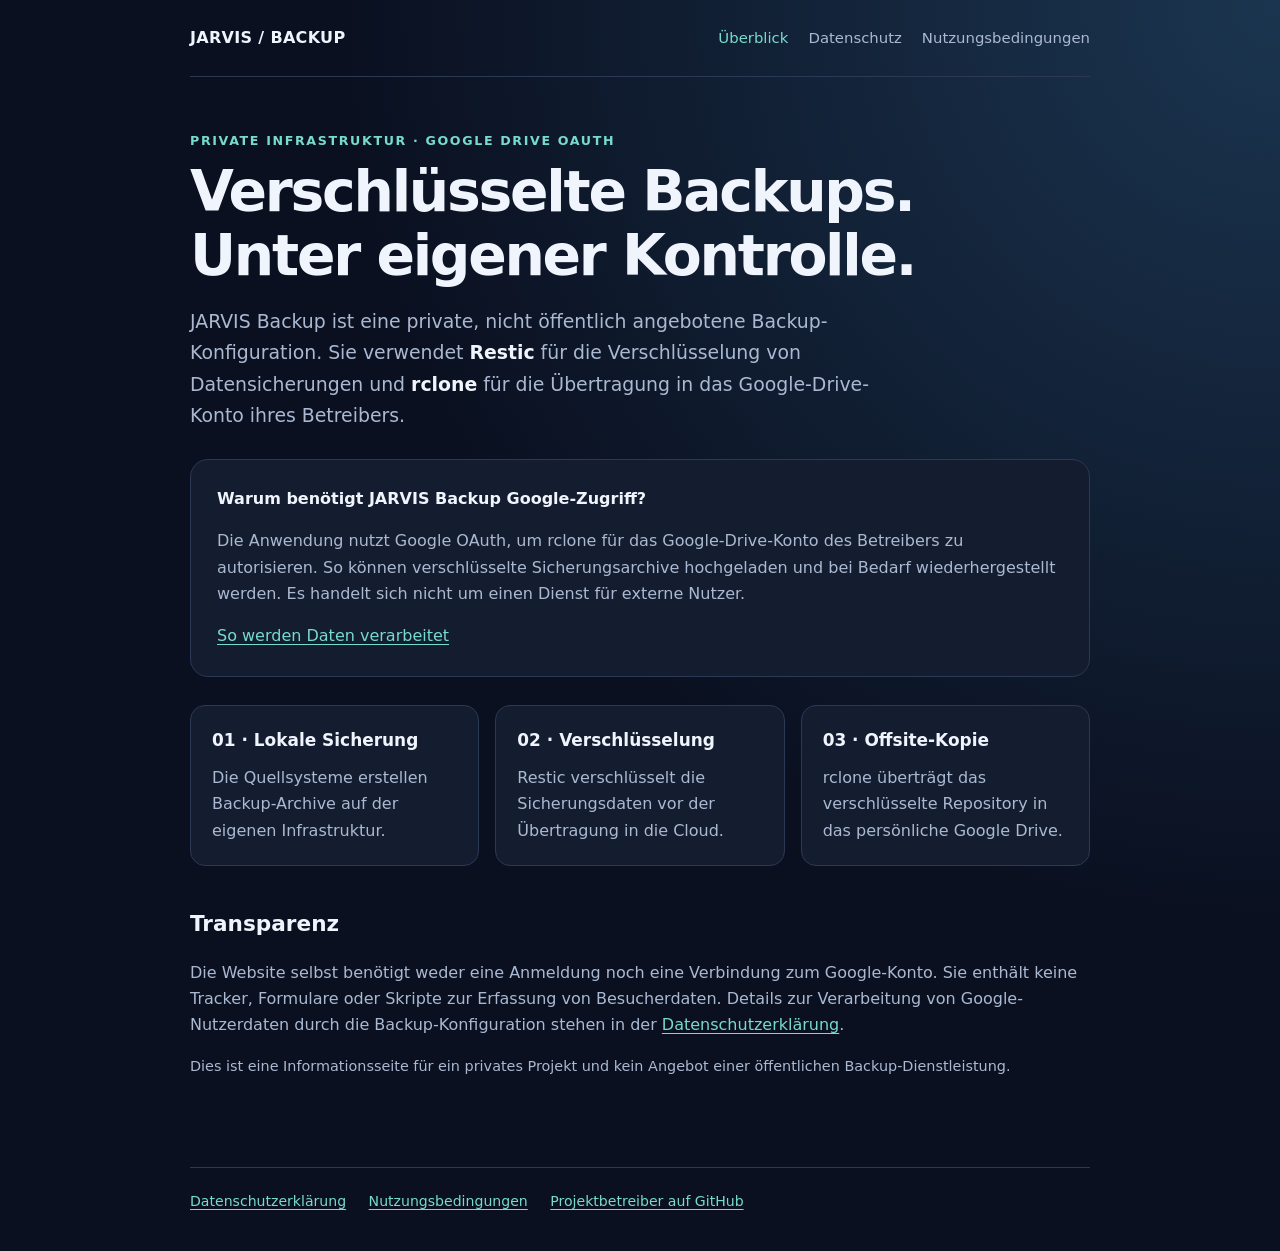
<file: index.html>
<!doctype html>
<html lang="de">
<head>
  <meta name="google-site-verification" content="4R3refp73PmC4zCyW1vxFe6-i9VApJS_iyUVW1NSHqk" />
  <meta charset="utf-8">
  <meta name="viewport" content="width=device-width,initial-scale=1">
  <meta name="description" content="JARVIS Backup: privates, verschlüsseltes Offsite-Backup mit Restic, rclone und Google Drive.">
  <title>JARVIS Backup – Private verschlüsselte Datensicherung</title>
  <link rel="stylesheet" href="style.css">
</head>
<body>
  <div class="wrap">
    <nav aria-label="Hauptnavigation">
      <a class="brand" href="./">JARVIS / BACKUP</a>
      <div class="links">
        <a href="./" aria-current="page">Überblick</a>
        <a href="privacy.html">Datenschutz</a>
        <a href="terms.html">Nutzungsbedingungen</a>
      </div>
    </nav>
    <main>
      <div class="eyebrow">Private Infrastruktur · Google Drive OAuth</div>
      <h1>Verschlüsselte Backups. Unter eigener Kontrolle.</h1>
      <p class="lead">JARVIS Backup ist eine private, nicht öffentlich angebotene Backup-Konfiguration. Sie verwendet <strong>Restic</strong> für die Verschlüsselung von Datensicherungen und <strong>rclone</strong> für die Übertragung in das Google-Drive-Konto ihres Betreibers.</p>
      <div class="panel">
        <strong>Warum benötigt JARVIS Backup Google-Zugriff?</strong>
        <p>Die Anwendung nutzt Google OAuth, um rclone für das Google-Drive-Konto des Betreibers zu autorisieren. So können verschlüsselte Sicherungsarchive hochgeladen und bei Bedarf wiederhergestellt werden. Es handelt sich nicht um einen Dienst für externe Nutzer.</p>
        <a href="privacy.html">So werden Daten verarbeitet</a>
      </div>
      <div class="grid">
        <section class="tile">
          <h2>01 · Lokale Sicherung</h2>
          <p>Die Quellsysteme erstellen Backup-Archive auf der eigenen Infrastruktur.</p>
        </section>
        <section class="tile">
          <h2>02 · Verschlüsselung</h2>
          <p>Restic verschlüsselt die Sicherungsdaten vor der Übertragung in die Cloud.</p>
        </section>
        <section class="tile">
          <h2>03 · Offsite-Kopie</h2>
          <p>rclone überträgt das verschlüsselte Repository in das persönliche Google Drive.</p>
        </section>
      </div>
      <h2>Transparenz</h2>
      <p>Die Website selbst benötigt weder eine Anmeldung noch eine Verbindung zum Google-Konto. Sie enthält keine Tracker, Formulare oder Skripte zur Erfassung von Besucherdaten. Details zur Verarbeitung von Google-Nutzerdaten durch die Backup-Konfiguration stehen in der <a href="privacy.html">Datenschutzerklärung</a>.</p>
      <p class="small">Dies ist eine Informationsseite für ein privates Projekt und kein Angebot einer öffentlichen Backup-Dienstleistung.</p>
    </main>
    <footer>
      <a href="privacy.html">Datenschutzerklärung</a>
      <a href="terms.html">Nutzungsbedingungen</a>
      <a href="https://github.com/FernGro">Projektbetreiber auf GitHub</a>
    </footer>
  </div>
</body>
</html>
</file>
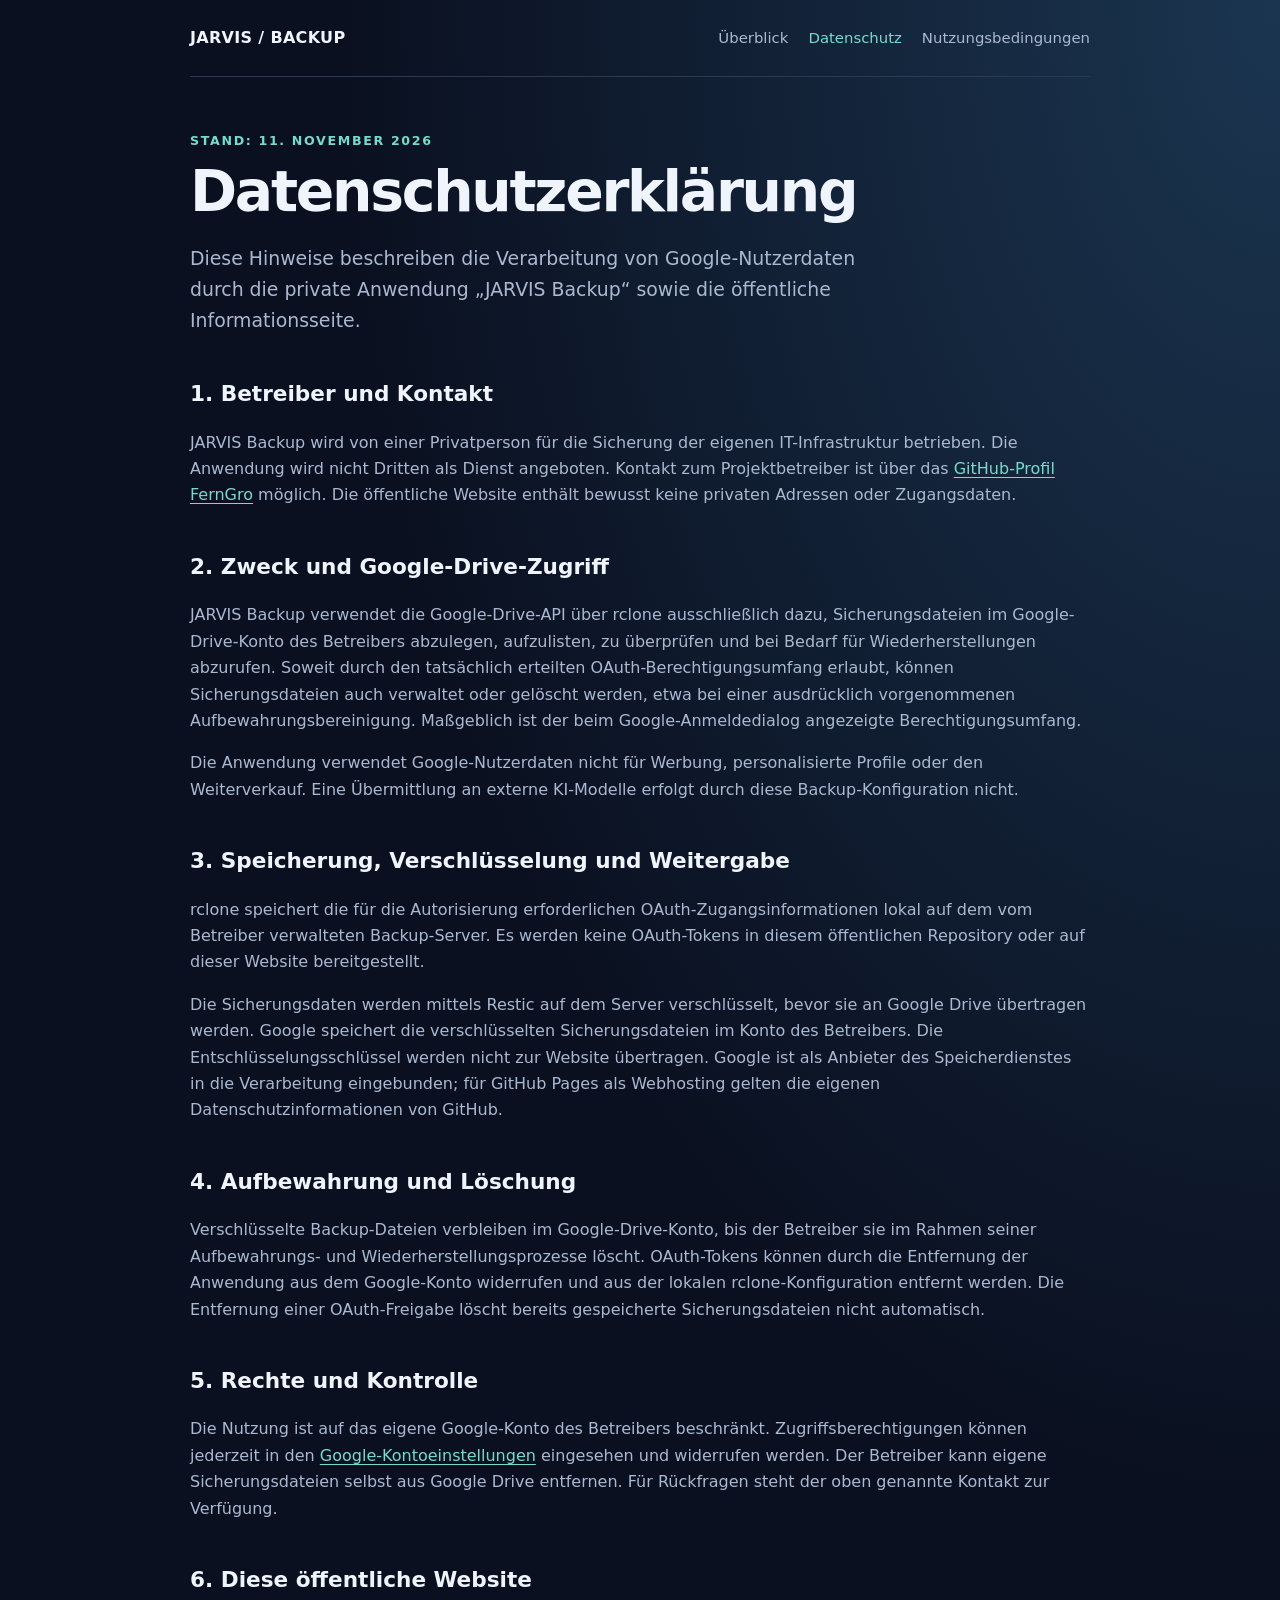
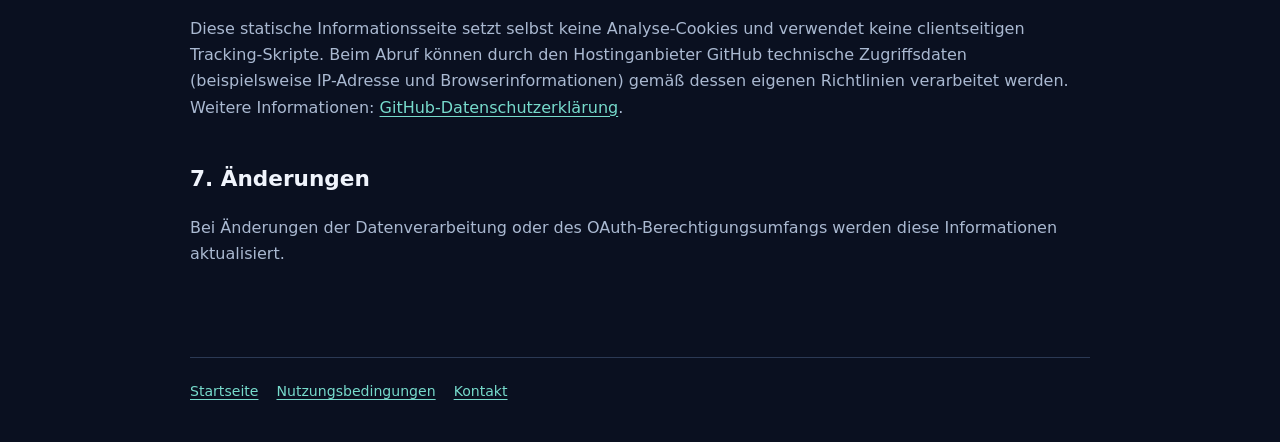
<file: privacy.html>
<!doctype html>
<html lang="de">
<head>
  <meta charset="utf-8">
  <meta name="viewport" content="width=device-width,initial-scale=1">
  <meta name="description" content="Datenschutzhinweise für die private Google Drive OAuth-Anwendung JARVIS Backup.">
  <title>Datenschutzerklärung – JARVIS Backup</title>
  <link rel="stylesheet" href="style.css">
</head>
<body>
<div class="wrap">
  <nav aria-label="Hauptnavigation">
    <a class="brand" href="./">JARVIS / BACKUP</a>
    <div class="links"><a href="./">Überblick</a><a href="privacy.html" aria-current="page">Datenschutz</a><a href="terms.html">Nutzungsbedingungen</a></div>
  </nav>
  <main>
    <div class="eyebrow">Stand: 11. November 2026</div>
    <h1>Datenschutzerklärung</h1>
    <p class="lead">Diese Hinweise beschreiben die Verarbeitung von Google-Nutzerdaten durch die private Anwendung „JARVIS Backup“ sowie die öffentliche Informationsseite.</p>

    <h2>1. Betreiber und Kontakt</h2>
    <p>JARVIS Backup wird von einer Privatperson für die Sicherung der eigenen IT-Infrastruktur betrieben. Die Anwendung wird nicht Dritten als Dienst angeboten. Kontakt zum Projektbetreiber ist über das <a href="https://github.com/FernGro">GitHub-Profil FernGro</a> möglich. Die öffentliche Website enthält bewusst keine privaten Adressen oder Zugangsdaten.</p>

    <h2>2. Zweck und Google-Drive-Zugriff</h2>
    <p>JARVIS Backup verwendet die Google-Drive-API über rclone ausschließlich dazu, Sicherungsdateien im Google-Drive-Konto des Betreibers abzulegen, aufzulisten, zu überprüfen und bei Bedarf für Wiederherstellungen abzurufen. Soweit durch den tatsächlich erteilten OAuth-Berechtigungsumfang erlaubt, können Sicherungsdateien auch verwaltet oder gelöscht werden, etwa bei einer ausdrücklich vorgenommenen Aufbewahrungsbereinigung. Maßgeblich ist der beim Google-Anmeldedialog angezeigte Berechtigungsumfang.</p>
    <p>Die Anwendung verwendet Google-Nutzerdaten nicht für Werbung, personalisierte Profile oder den Weiterverkauf. Eine Übermittlung an externe KI-Modelle erfolgt durch diese Backup-Konfiguration nicht.</p>

    <h2>3. Speicherung, Verschlüsselung und Weitergabe</h2>
    <p>rclone speichert die für die Autorisierung erforderlichen OAuth-Zugangsinformationen lokal auf dem vom Betreiber verwalteten Backup-Server. Es werden keine OAuth-Tokens in diesem öffentlichen Repository oder auf dieser Website bereitgestellt.</p>
    <p>Die Sicherungsdaten werden mittels Restic auf dem Server verschlüsselt, bevor sie an Google Drive übertragen werden. Google speichert die verschlüsselten Sicherungsdateien im Konto des Betreibers. Die Entschlüsselungsschlüssel werden nicht zur Website übertragen. Google ist als Anbieter des Speicherdienstes in die Verarbeitung eingebunden; für GitHub Pages als Webhosting gelten die eigenen Datenschutzinformationen von GitHub.</p>

    <h2>4. Aufbewahrung und Löschung</h2>
    <p>Verschlüsselte Backup-Dateien verbleiben im Google-Drive-Konto, bis der Betreiber sie im Rahmen seiner Aufbewahrungs- und Wiederherstellungsprozesse löscht. OAuth-Tokens können durch die Entfernung der Anwendung aus dem Google-Konto widerrufen und aus der lokalen rclone-Konfiguration entfernt werden. Die Entfernung einer OAuth-Freigabe löscht bereits gespeicherte Sicherungsdateien nicht automatisch.</p>

    <h2>5. Rechte und Kontrolle</h2>
    <p>Die Nutzung ist auf das eigene Google-Konto des Betreibers beschränkt. Zugriffsberechtigungen können jederzeit in den <a href="https://myaccount.google.com/connections">Google-Kontoeinstellungen</a> eingesehen und widerrufen werden. Der Betreiber kann eigene Sicherungsdateien selbst aus Google Drive entfernen. Für Rückfragen steht der oben genannte Kontakt zur Verfügung.</p>

    <h2>6. Diese öffentliche Website</h2>
    <p>Diese statische Informationsseite setzt selbst keine Analyse-Cookies und verwendet keine clientseitigen Tracking-Skripte. Beim Abruf können durch den Hostinganbieter GitHub technische Zugriffsdaten (beispielsweise IP-Adresse und Browserinformationen) gemäß dessen eigenen Richtlinien verarbeitet werden. Weitere Informationen: <a href="https://docs.github.com/en/site-policy/privacy-policies/github-general-privacy-statement">GitHub-Datenschutzerklärung</a>.</p>

    <h2>7. Änderungen</h2>
    <p>Bei Änderungen der Datenverarbeitung oder des OAuth-Berechtigungsumfangs werden diese Informationen aktualisiert.</p>
  </main>
  <footer><a href="./">Startseite</a><a href="terms.html">Nutzungsbedingungen</a><a href="https://github.com/FernGro">Kontakt</a></footer>
</div>
</body>
</html>
</file>
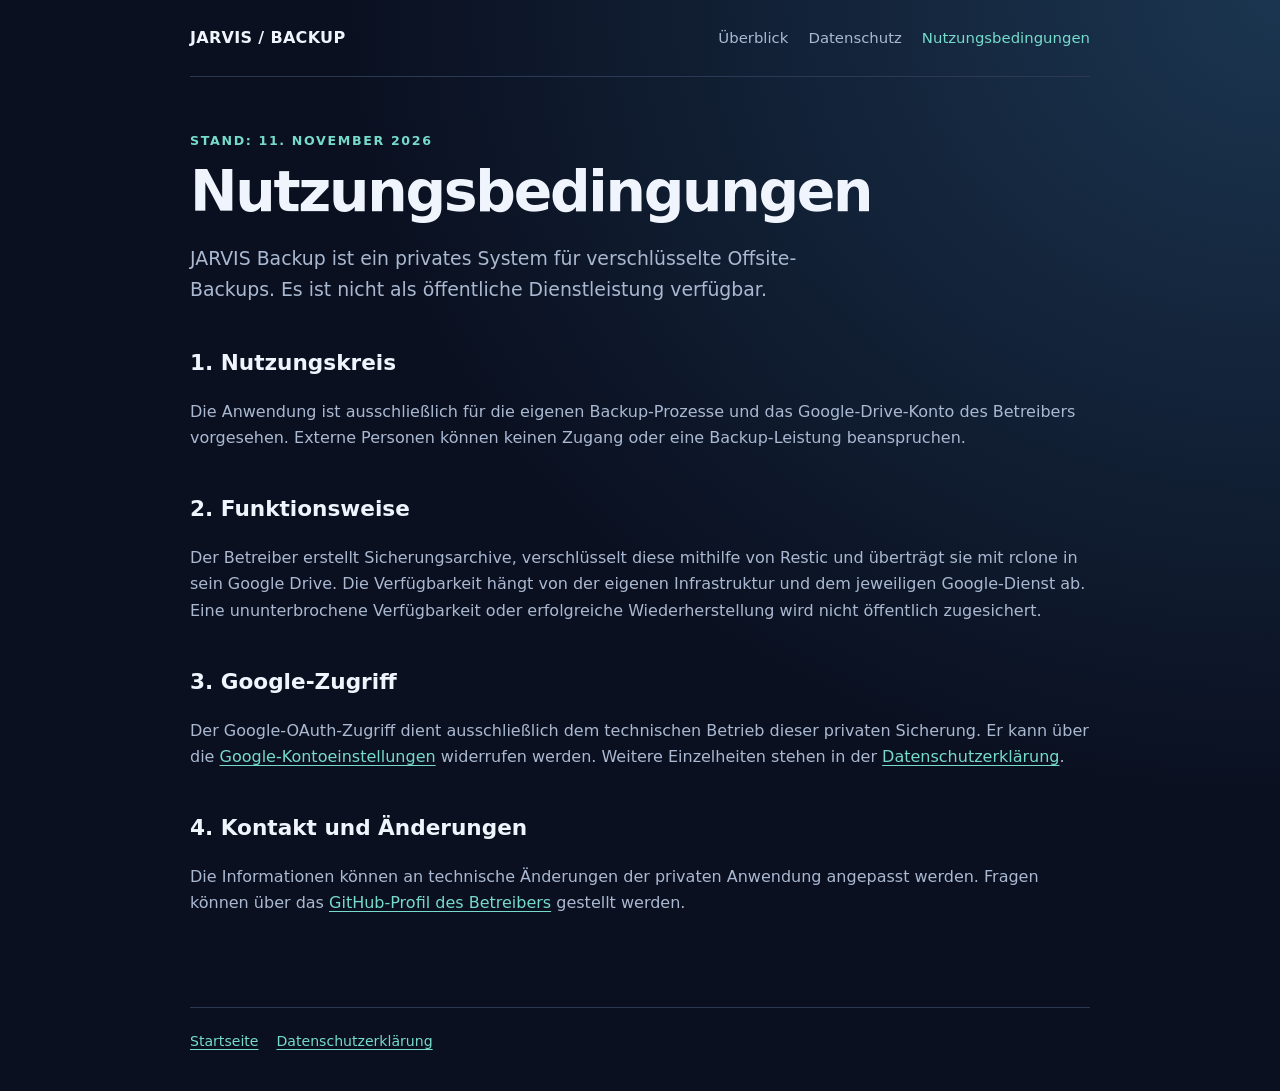
<file: terms.html>
<!doctype html>
<html lang="de">
<head>
  <meta charset="utf-8">
  <meta name="viewport" content="width=device-width,initial-scale=1">
  <meta name="description" content="Nutzungsbedingungen für die private Anwendung JARVIS Backup.">
  <title>Nutzungsbedingungen – JARVIS Backup</title>
  <link rel="stylesheet" href="style.css">
</head>
<body>
<div class="wrap">
  <nav aria-label="Hauptnavigation">
    <a class="brand" href="./">JARVIS / BACKUP</a>
    <div class="links"><a href="./">Überblick</a><a href="privacy.html">Datenschutz</a><a href="terms.html" aria-current="page">Nutzungsbedingungen</a></div>
  </nav>
  <main>
    <div class="eyebrow">Stand: 11. November 2026</div>
    <h1>Nutzungsbedingungen</h1>
    <p class="lead">JARVIS Backup ist ein privates System für verschlüsselte Offsite-Backups. Es ist nicht als öffentliche Dienstleistung verfügbar.</p>

    <h2>1. Nutzungskreis</h2>
    <p>Die Anwendung ist ausschließlich für die eigenen Backup-Prozesse und das Google-Drive-Konto des Betreibers vorgesehen. Externe Personen können keinen Zugang oder eine Backup-Leistung beanspruchen.</p>

    <h2>2. Funktionsweise</h2>
    <p>Der Betreiber erstellt Sicherungsarchive, verschlüsselt diese mithilfe von Restic und überträgt sie mit rclone in sein Google Drive. Die Verfügbarkeit hängt von der eigenen Infrastruktur und dem jeweiligen Google-Dienst ab. Eine ununterbrochene Verfügbarkeit oder erfolgreiche Wiederherstellung wird nicht öffentlich zugesichert.</p>

    <h2>3. Google-Zugriff</h2>
    <p>Der Google-OAuth-Zugriff dient ausschließlich dem technischen Betrieb dieser privaten Sicherung. Er kann über die <a href="https://myaccount.google.com/connections">Google-Kontoeinstellungen</a> widerrufen werden. Weitere Einzelheiten stehen in der <a href="privacy.html">Datenschutzerklärung</a>.</p>

    <h2>4. Kontakt und Änderungen</h2>
    <p>Die Informationen können an technische Änderungen der privaten Anwendung angepasst werden. Fragen können über das <a href="https://github.com/FernGro">GitHub-Profil des Betreibers</a> gestellt werden.</p>
  </main>
  <footer><a href="./">Startseite</a><a href="privacy.html">Datenschutzerklärung</a></footer>
</div>
</body>
</html>
</file>
<file: style.css>
/* Public informational site for a private backup OAuth app. No external dependencies. */
:root{color-scheme:dark;--bg:#0a1020;--panel:#141d30;--line:#2b3954;--txt:#f0f4fc;--muted:#aab9d1;--accent:#77dbcc}
*{box-sizing:border-box}html{font-family:system-ui,-apple-system,BlinkMacSystemFont,"Segoe UI",sans-serif;line-height:1.65}
body{margin:0;background:radial-gradient(ellipse at top right,#1b3550 0%,var(--bg) 52%);color:var(--txt)}
a{color:var(--accent);text-underline-offset:3px}a:focus-visible{outline:2px solid var(--accent);outline-offset:4px}
.wrap{width:min(900px,calc(100% - 40px));margin:auto}
nav{display:flex;justify-content:space-between;align-items:center;flex-wrap:wrap;gap:12px;padding:25px 0;border-bottom:1px solid var(--line)}
.brand{font-weight:750;letter-spacing:.02em;text-decoration:none;color:var(--txt)}
nav .links{display:flex;flex-wrap:wrap;gap:20px;font-size:.93rem}
nav .links a{text-decoration:none;color:var(--muted)}nav .links a[aria-current=page]{color:var(--accent)}
main{padding:54px 0 74px}.eyebrow{color:var(--accent);letter-spacing:.13em;text-transform:uppercase;font-size:.79rem;font-weight:750}
h1{font-size:clamp(2rem,5vw,3.55rem);line-height:1.12;letter-spacing:-.04em;margin:.5rem 0 1.1rem}
h2{font-size:1.35rem;margin-top:2.5rem}p,li{color:var(--muted)}.lead{font-size:1.18rem;max-width:680px}
.panel{border:1px solid var(--line);border-radius:18px;padding:26px;background:var(--panel);margin:28px 0}
.grid{display:grid;grid-template-columns:repeat(auto-fit,minmax(225px,1fr));gap:16px;margin-top:24px}
.tile{border:1px solid var(--line);border-radius:15px;padding:21px;background:var(--panel)}
.tile h2{margin:0 0 10px;font-size:1.06rem}.tile p{margin:0}
small,.small{font-size:.9rem}strong{color:var(--txt)}footer{border-top:1px solid var(--line);padding:22px 0 38px;color:var(--muted);font-size:.88rem}
footer a{margin-right:18px}ul{padding-left:22px}code{background:#182c3b;padding:.14em .4em;border-radius:4px}
@media(max-width:550px){main{padding-top:35px}.panel{padding:18px}}
</file>
